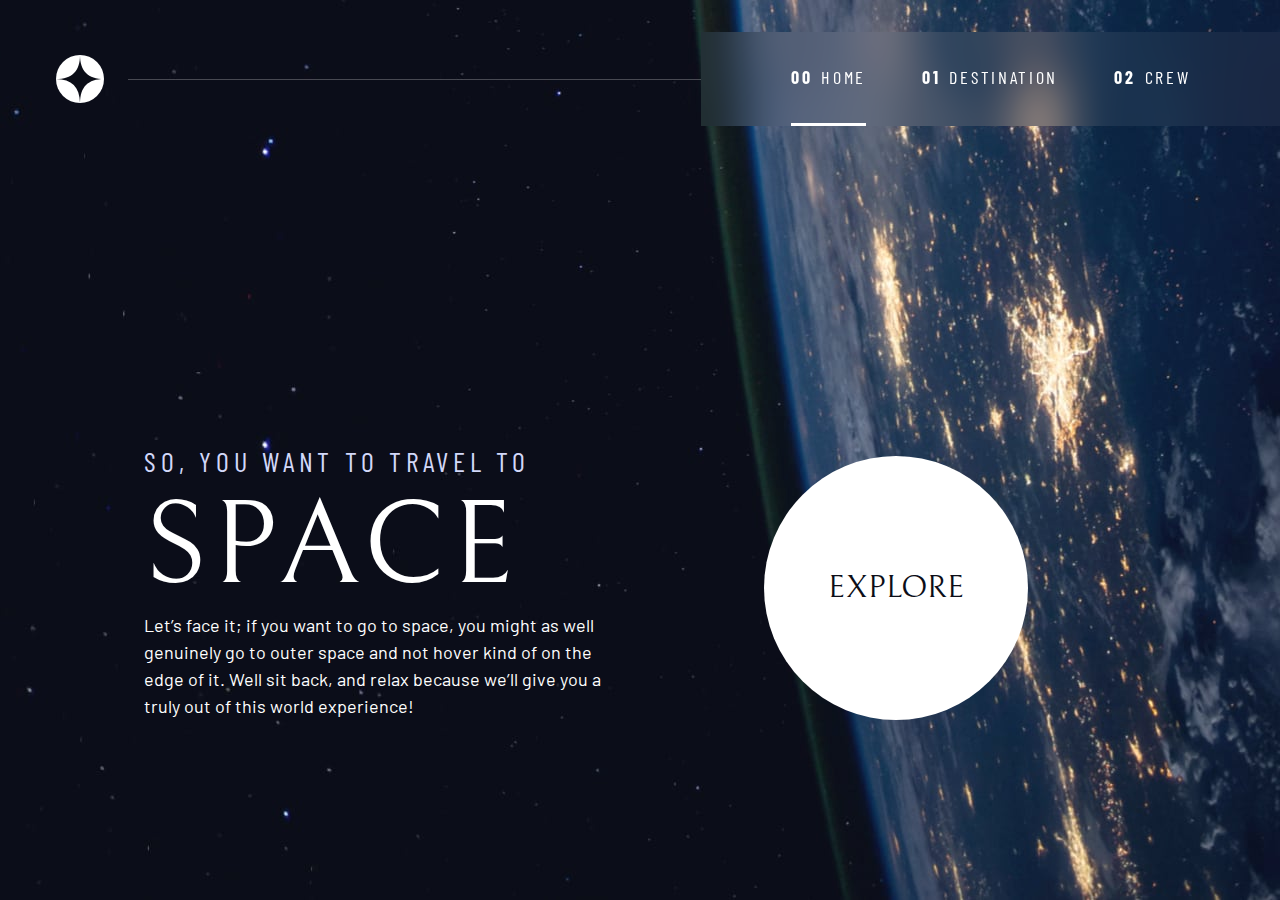
<file: index.html>
<!DOCTYPE html>
<html lang="en">
  <head>
    <meta charset="UTF-8" />
    <meta name="viewport" content="width=device-width, initial-scale=1.0" />

    <link
      rel="icon"
      type="image/png"
      sizes="32x32"
      href="./assets/favicon-32x32.png"
    />
    <!-- Google fonts -->
    <link rel="preconnect" href="https://fonts.googleapis.com" />
    <link rel="preconnect" href="https://fonts.gstatic.com" crossorigin />
    <link
      href="https://fonts.googleapis.com/css2?family=Barlow+Condensed:wght@400;700&family=Bellefair&family=Barlow:wght@400;700&display=swap"
      rel="stylesheet"
    />

    <!-- Our custom CSS -->
    <link rel="stylesheet" href="index.css" />
    <title>Frontend Mentor | Space tourism website</title>
  </head>
  <body class="home">
    <a class="skip-to-content" href="#main">Skip to content</a>
    <header class="primary-header flex">
      <div>
        <img
          src="./assets/shared/logo.svg"
          alt="space tourism logo"
          class="logo"
        />
      </div>
      <button class="mobile-nav-toggle" aria-controls="primary-navigation">
        <span class="sr-only" aria-expanded="false">Menu</span>
      </button>
      <nav>
        <ul
          id="primary-navigation"
          class="primary-navigation underline-indicators flex"
        >
          <li class="active">
            <a
              class="ff-sans-cond uppercase text-white letter-spacing-2"
              href="index.html"
              ><span aria-hidden="true">00</span>Home</a
            >
          </li>
          <li>
            <a
              class="ff-sans-cond uppercase text-white letter-spacing-2"
              href="destination.html"
              ><span aria-hidden="true">01</span>Destination</a
            >
          </li>
          <li>
            <a
              class="ff-sans-cond uppercase text-white letter-spacing-2"
              href="crew.html"
              ><span aria-hidden="true">02</span>Crew</a
            >
          </li>
          
        </ul>
      </nav>
    </header>

    <main id="main" class="grid-container grid-container--home">
      <div>
        <h1 class="text-accent fs-500 ff-sans-cond uppercase letter-spacing-1">
          So, you want to travel to
          <span class="d-block fs-900 ff-serif text-white">Space</span>
        </h1>

        <p>
          Let’s face it; if you want to go to space, you might as well genuinely
          go to outer space and not hover kind of on the edge of it. Well sit
          back, and relax because we’ll give you a truly out of this world
          experience!
        </p>
      </div>
      <div>
        <a href="destination.html" class="large-button uppercase ff-serif text-dark bg-white"
          >Explore</a
        >
      </div>
    </main>
    <script src="index.js"></script>
  </body>
</html>
</file>
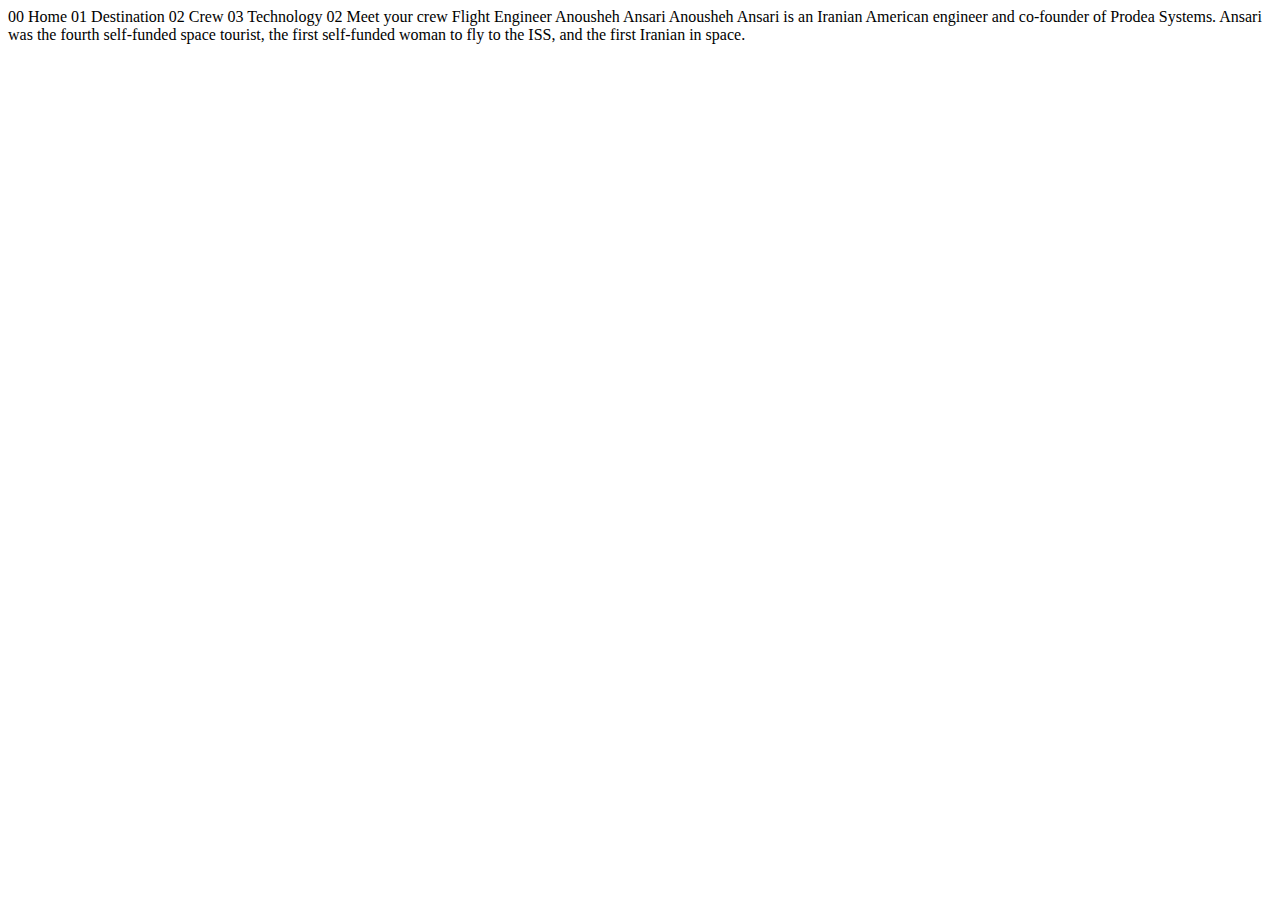
<file: crew-engineer.html>
<!DOCTYPE html>
<html lang="en">
<head>
  <meta charset="UTF-8">
  <meta name="viewport" content="width=device-width, initial-scale=1.0">

  <link rel="icon" type="image/png" sizes="32x32" href="./assets/favicon-32x32.png">
  
  <title>Frontend Mentor | Space tourism website</title>
</head>
<body>

  00 Home
  01 Destination
  02 Crew
  03 Technology

  02 Meet your crew

  Flight Engineer
  Anousheh Ansari

  Anousheh Ansari is an Iranian American engineer and co-founder of Prodea Systems. 
  Ansari was the fourth self-funded space tourist, the first self-funded woman to 
  fly to the ISS, and the first Iranian in space. 
</body>
</html>
</file>
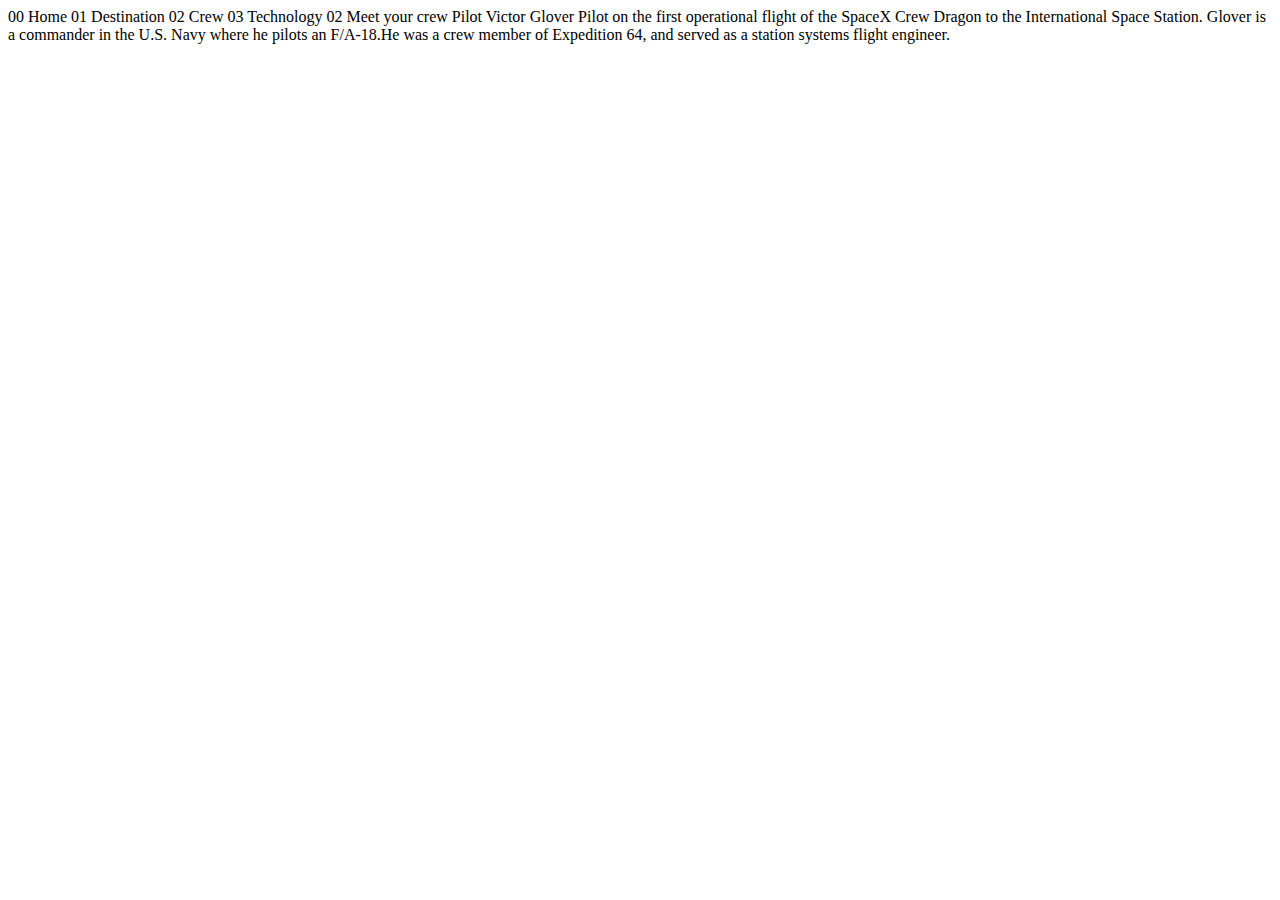
<file: crew-pilot.html>
<!DOCTYPE html>
<html lang="en">
<head>
  <meta charset="UTF-8">
  <meta name="viewport" content="width=device-width, initial-scale=1.0">

  <link rel="icon" type="image/png" sizes="32x32" href="./assets/favicon-32x32.png">
  
  <title>Frontend Mentor | Space tourism website</title>
</head>
<body>

  00 Home
  01 Destination
  02 Crew
  03 Technology

  02 Meet your crew

  Pilot
  Victor Glover

  Pilot on the first operational flight of the SpaceX Crew Dragon to the 
  International Space Station. Glover is a commander in the U.S. Navy where 
  he pilots an F/A-18.He was a crew member of Expedition 64, and served as a 
  station systems flight engineer. 
</body>
</html>
</file>
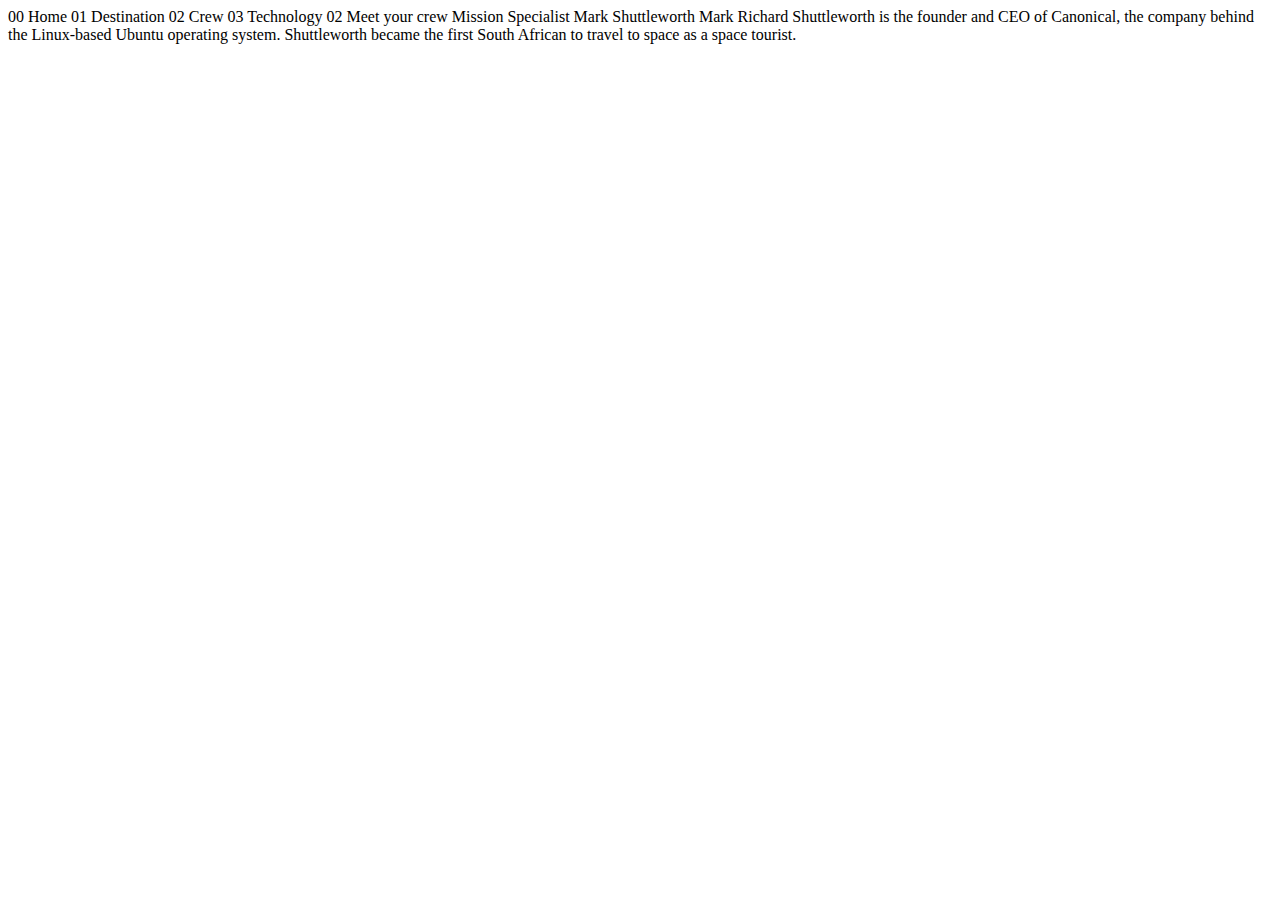
<file: crew-specialist.html>
<!DOCTYPE html>
<html lang="en">
<head>
  <meta charset="UTF-8">
  <meta name="viewport" content="width=device-width, initial-scale=1.0">

  <link rel="icon" type="image/png" sizes="32x32" href="./assets/favicon-32x32.png">
  
  <title>Frontend Mentor | Space tourism website</title>
</head>
<body>

  00 Home
  01 Destination
  02 Crew
  03 Technology

  02 Meet your crew

  Mission Specialist
  Mark Shuttleworth

  Mark Richard Shuttleworth is the founder and CEO of Canonical, the company behind 
  the Linux-based Ubuntu operating system. Shuttleworth became the first South 
  African to travel to space as a space tourist.
</body>
</html>
</file>
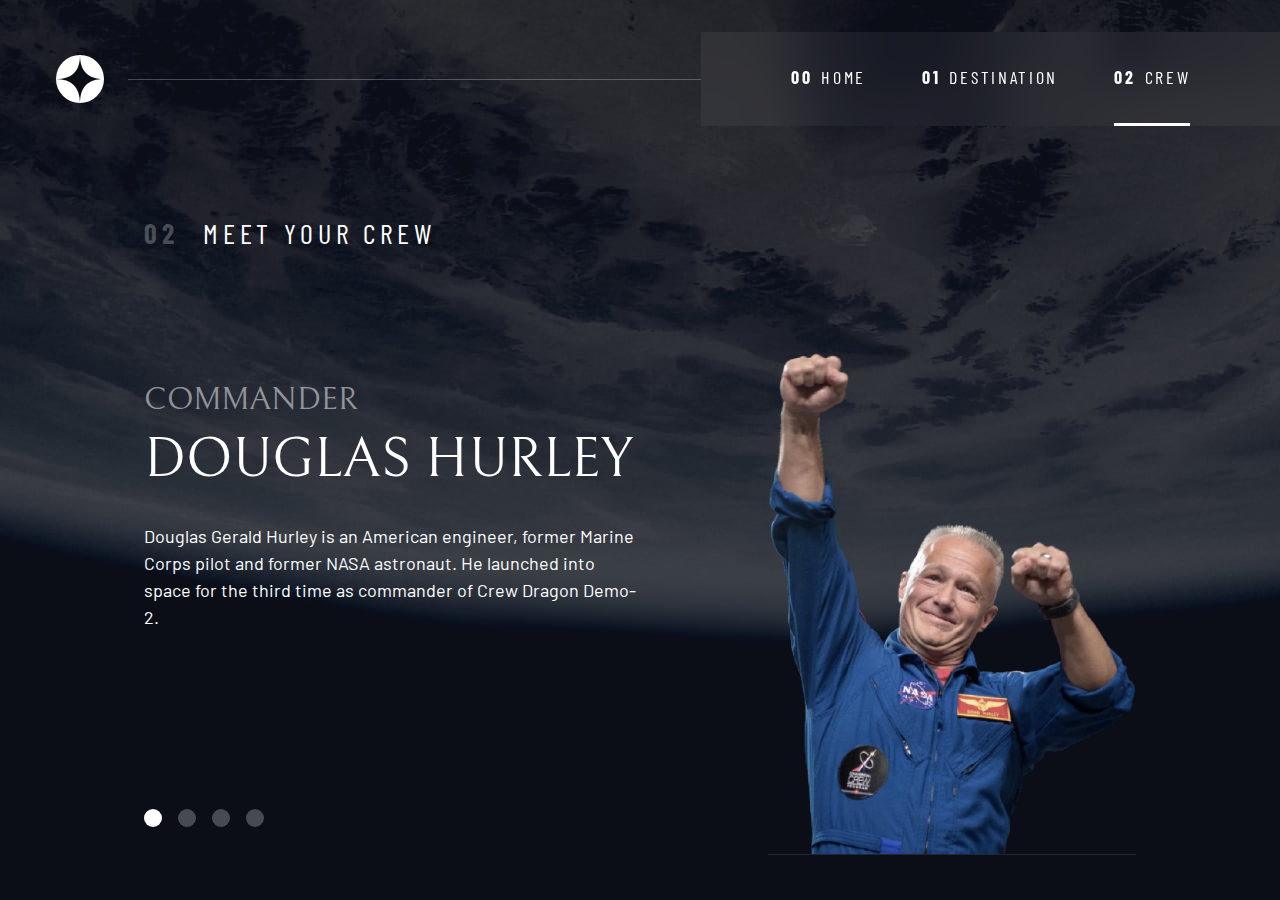
<file: crew.html>
<!DOCTYPE html>
<html lang="en">
  <head>
    <meta charset="UTF-8" />
    <meta name="viewport" content="width=device-width, initial-scale=1.0" />

    <link
      rel="icon"
      type="image/png"
      sizes="32x32"
      href="./assets/favicon-32x32.png"
    />
    <!-- Google fonts -->
    <link rel="preconnect" href="https://fonts.googleapis.com" />
    <link rel="preconnect" href="https://fonts.gstatic.com" crossorigin />
    <link
      href="https://fonts.googleapis.com/css2?family=Barlow+Condensed:wght@400;700&family=Bellefair&family=Barlow:wght@400;700&display=swap"
      rel="stylesheet"
    />

    <!-- Our custom CSS -->
    <link rel="stylesheet" href="index.css" />
    <title>Frontend Mentor | Space tourism website</title>
    <script src="navigation.js" defer></script>
    <script src="tabs.js" defer></script>
  </head>

  <body class="crew">
    <a class="skip-to-content" href="#main">Skip to content</a>
    <header class="primary-header flex">
      <div>
        <img
          src="./assets/shared/logo.svg"
          alt="space tourism logo"
          class="logo"
        />
      </div>
      <button class="mobile-nav-toggle" aria-controls="primary-navigation">
        <span class="sr-only" aria-expanded="false">Menu</span>
      </button>
      <nav>
        <ul
          id="primary-navigation"
          data-visible="false"
          class="primary-navigation underline-indicators flex"
        >
          <li >
            <a
              class="ff-sans-cond uppercase text-white letter-spacing-2"
              href="index.html"
              ><span aria-hidden="true">00</span>Home</a
            >
          </li>
          <li>
            <a
              class="ff-sans-cond uppercase text-white letter-spacing-2"
              href="destination.html"
              ><span aria-hidden="true">01</span>Destination</a
            >
          </li>
          <li class="active">
            <a
              class="ff-sans-cond uppercase text-white letter-spacing-2"
              href="crew.html"
              ><span aria-hidden="true">02</span>Crew</a
            >
          </li>
        </ul>
      </nav>
    </header>

    <main id="main" class="grid-container grid-container--crew flow">
      <h1 class="numbered-title">
        <span aria-hidden="true">02</span> Meet your crew
      </h1>

      <div
        class="dot-indicators flex"
        role="tablist"
        aria-label="crew member list"
      >
        <button
          aria-selected="true"
          aria-controls="commander-tab"
          role="tab"
          data-image="commander-image"
          tabindex="0"
        >
          <span class="sr-only">The commander</span>
        </button>
        <button
          aria-selected="false"
          aria-controls="mission-tab"
          role="tab"
          data-image="mission-image"
          tabindex="-1"
        >
          <span class="sr-only">The mission specialist</span>
        </button>
        <button
          aria-selected="false"
          aria-controls="pilot-tab"
          role="tab"
          data-image="pilot-image"
          tabindex="-1"
        >
          <span class="sr-only">The pilot</span>
        </button>
        <button
          aria-selected="false"
          aria-controls="crew-tab"
          role="tab"
          data-image="crew-image"
          tabindex="-1"
        >
          <span class="sr-only">The crew engineer</span>
        </button>
      </div>

      <!-- commander -->
      <article
        class="crew-details flow"
        id="commander-tab"
        role="tabpanel"
        tabindex="0"
      >
        <header class="flow flow--space-small">
          <h2 class="fs-600 ff-serif uppercase">Commander</h2>
          <p class="fs-700 uppercase ff-serif">Douglas Hurley</p>
        </header>
        <p>
          Douglas Gerald Hurley is an American engineer, former Marine Corps
          pilot and former NASA astronaut. He launched into space for the third
          time as commander of Crew Dragon Demo-2.
        </p>
      </article>

      <!-- mission specialist -->
      <article
        hidden
        class="crew-details flow"
        id="mission-tab"
        role="tabpanel"
        tabindex="0"
      >
        <header class="flow flow--space-small">
          <h2 class="fs-600 ff-serif uppercase">Mission Specialist</h2>
          <p class="fs-700 uppercase ff-serif">Mark SHuttleworth</p>
        </header>
        <p>
          Mark Richard Shuttleworth is the founder and CEO of Canonical, the
          company behind the Linux-based Ubuntu operating system. Shuttleworth
          became the first South African to travel to space as a space tourist.
        </p>
      </article>

      <!-- pilot -->
      <article
        hidden
        class="crew-details flow"
        id="pilot-tab"
        role="tabpanel"
        tabindex="0"
      >
        <header class="flow flow--space-small">
          <h2 class="fs-600 ff-serif uppercase">Pilot</h2>
          <p class="fs-700 uppercase ff-serif">Victor Glover</p>
        </header>
        <p>
          Pilot on the first operational flight of the SpaceX Crew Dragon to the
          International Space Station. Glover is a commander in the U.S. Navy
          where he pilots an F/A-18.He was a crew member of Expedition 64, and
          served as a station systems flight engineer.
        </p>
      </article>

      <!-- engineer -->
      <article
        hidden
        class="crew-details flow"
        id="crew-tab"
        role="tabpanel"
        tabindex="0"
      >
        <header class="flow flow--space-small">
          <h2 class="fs-600 ff-serif uppercase">Flight Engineer</h2>
          <p class="fs-700 uppercase ff-serif">Anousheh Ansari</p>
        </header>
        <p>
          Anousheh Ansari is an Iranian American engineer and co-founder of
          Prodea Systems. Ansari was the fourth self-funded space tourist, the
          first self-funded woman to fly to the ISS, and the first Iranian in
          space.
        </p>
      </article>

      <picture id="commander-image">
        <source
          srcset="assets/crew/image-douglas-hurley.webp"
          type="image/webp"
        />
        <img src="assets/crew/image-douglas-hurley.png" alt="Douglas Hurley" />
      </picture>
      <picture hidden id="mission-image">
        <source
          srcset="assets/crew/image-mark-shuttleworth.webp"
          type="image/webp"
        />
        <img
          src="assets/crew/image-mark-shuttleworth.png"
          alt="Douglas Hurley"
        />
      </picture>
      <picture hidden id="pilot-image">
        <source
          srcset="assets/crew/image-victor-glover.webp"
          type="image/webp"
        />
        <img src="assets/crew/image-victor-glover.png" alt="Douglas Hurley" />
      </picture>
      <picture hidden id="crew-image">
        <source
          srcset="assets/crew/image-anousheh-ansari.webp"
          type="image/webp"
        />
        <img src="assets/crew/image-anousheh-ansari.png" alt="Douglas Hurley" />
      </picture>
    </main>
  </body>
</html>
</file>
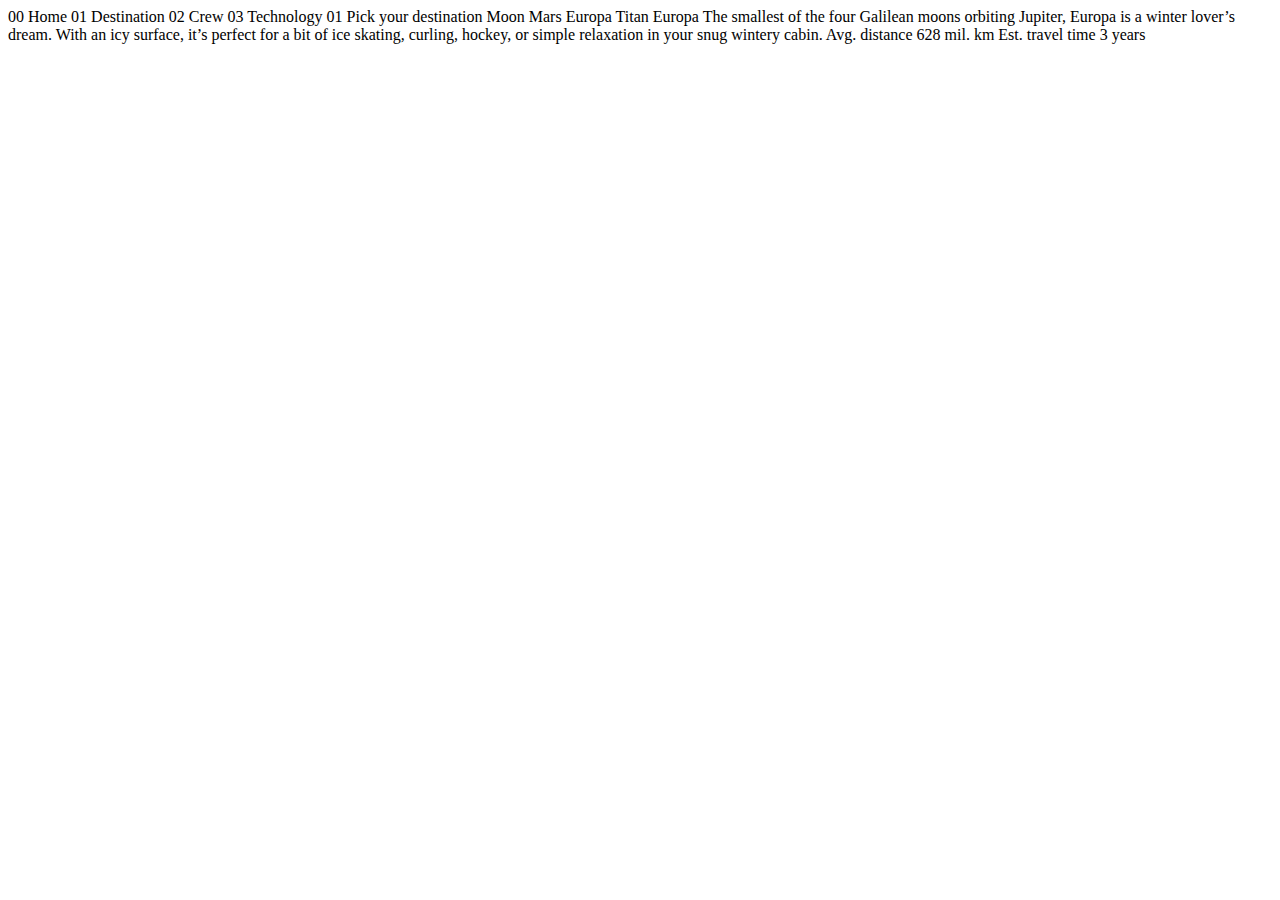
<file: destination-europa.html>
<!DOCTYPE html>
<html lang="en">
<head>
  <meta charset="UTF-8">
  <meta name="viewport" content="width=device-width, initial-scale=1.0">

  <link rel="icon" type="image/png" sizes="32x32" href="./assets/favicon-32x32.png">
  
  <title>Frontend Mentor | Space tourism website</title>
</head>
<body>

  00 Home
  01 Destination
  02 Crew
  03 Technology

  01 Pick your destination

  Moon
  Mars
  Europa
  Titan

  Europa

  The smallest of the four Galilean moons orbiting Jupiter, Europa is a 
  winter lover’s dream. With an icy surface, it’s perfect for a bit of 
  ice skating, curling, hockey, or simple relaxation in your snug 
  wintery cabin.

  Avg. distance
  628 mil. km

  Est. travel time
  3 years
</body>
</html>
</file>
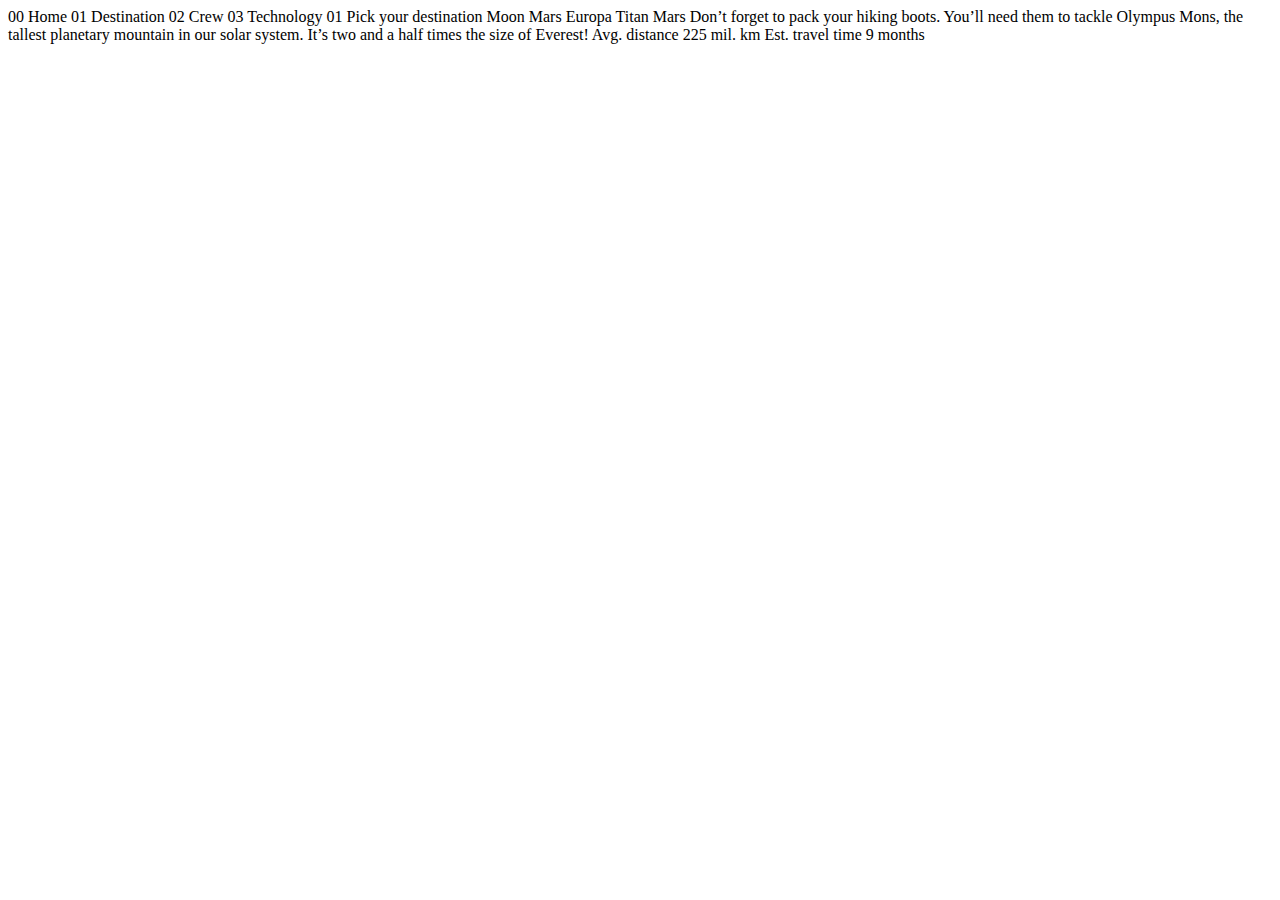
<file: destination-mars.html>
<!DOCTYPE html>
<html lang="en">
<head>
  <meta charset="UTF-8">
  <meta name="viewport" content="width=device-width, initial-scale=1.0">

  <link rel="icon" type="image/png" sizes="32x32" href="./assets/favicon-32x32.png">
  
  <title>Frontend Mentor | Space tourism website</title>
</head>
<body>

  00 Home
  01 Destination
  02 Crew
  03 Technology

  01 Pick your destination

  Moon
  Mars
  Europa
  Titan

  Mars

  Don’t forget to pack your hiking boots. You’ll need them to tackle Olympus Mons, 
  the tallest planetary mountain in our solar system. It’s two and a half times 
  the size of Everest!

  Avg. distance
  225 mil. km

  Est. travel time
  9 months
</body>
</html>
</file>
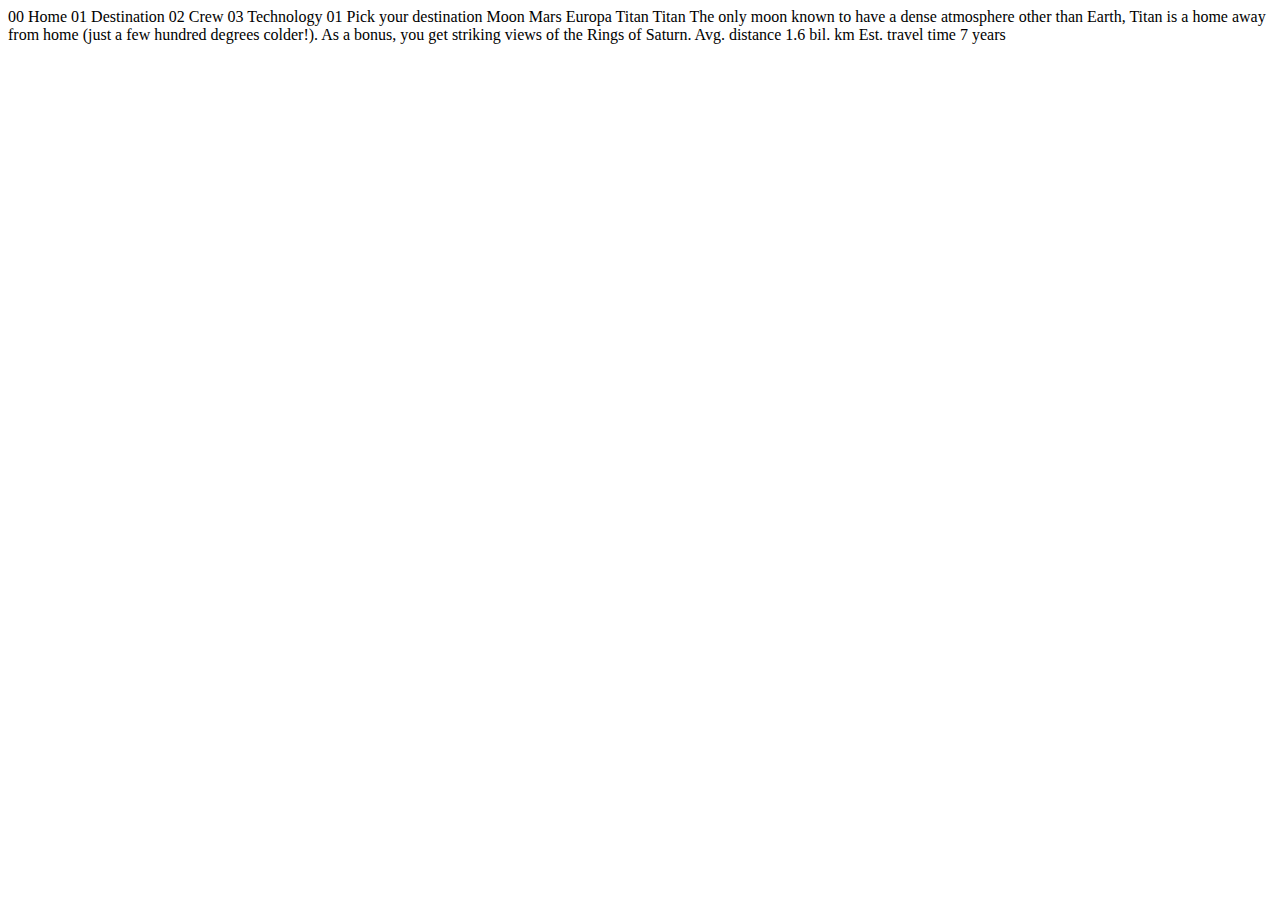
<file: destination-titan.html>
<!DOCTYPE html>
<html lang="en">
<head>
  <meta charset="UTF-8">
  <meta name="viewport" content="width=device-width, initial-scale=1.0">

  <link rel="icon" type="image/png" sizes="32x32" href="./assets/favicon-32x32.png">
  
  <title>Frontend Mentor | Space tourism website</title>
</head>
<body>

  00 Home
  01 Destination
  02 Crew
  03 Technology

  01 Pick your destination

  Moon
  Mars
  Europa
  Titan

  Titan

  The only moon known to have a dense atmosphere other than Earth, Titan 
  is a home away from home (just a few hundred degrees colder!). As a 
  bonus, you get striking views of the Rings of Saturn.

  Avg. distance
  1.6 bil. km

  Est. travel time
  7 years
</body>
</html>
</file>
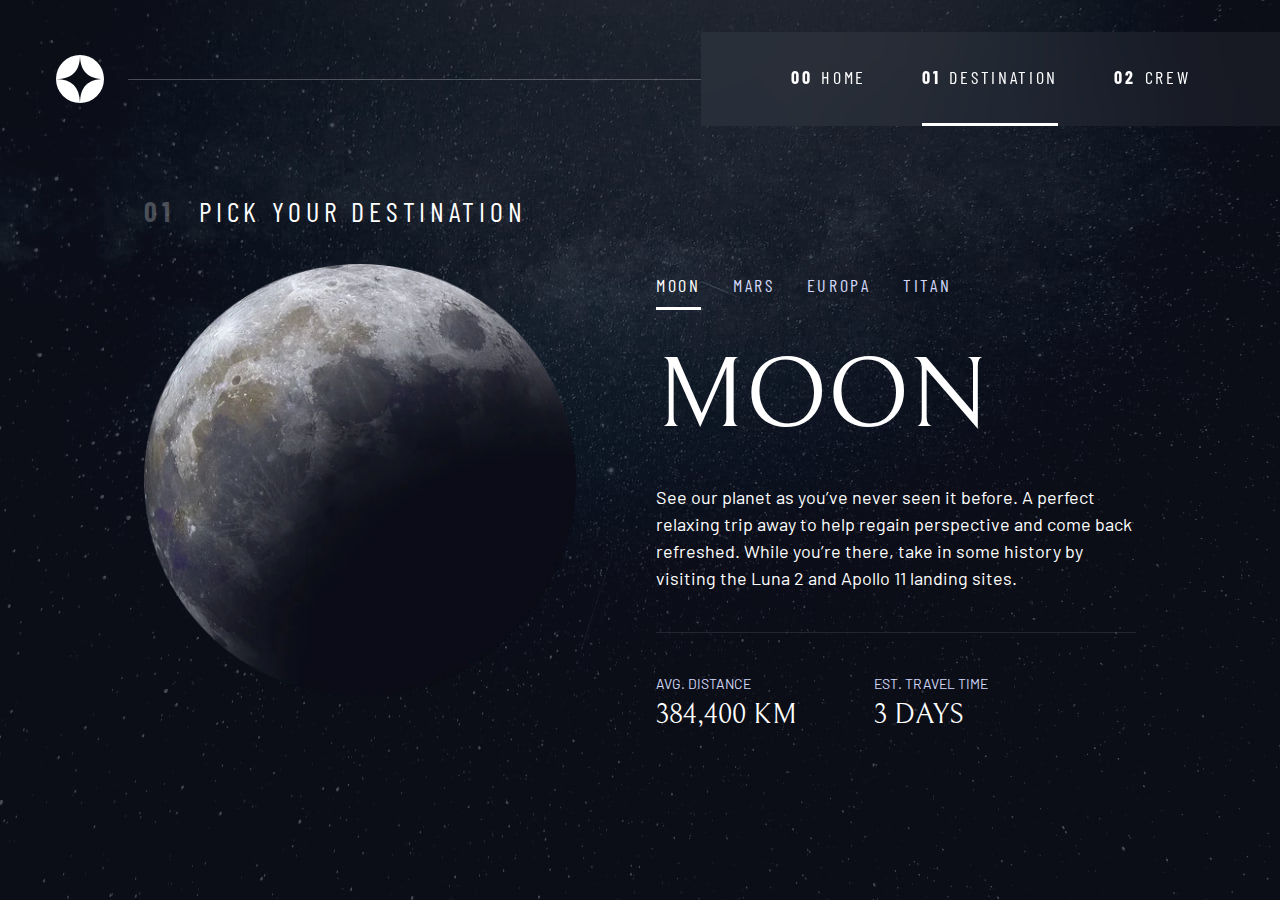
<file: destination.html>
<!DOCTYPE html>
<html lang="en">
  <head>
    <meta charset="UTF-8" />
    <meta name="viewport" content="width=device-width, initial-scale=1.0" />

    <link
      rel="icon"
      type="image/png"
      sizes="32x32"
      href="./assets/favicon-32x32.png"
    />
    <!-- Google fonts -->
    <link rel="preconnect" href="https://fonts.googleapis.com" />
    <link rel="preconnect" href="https://fonts.gstatic.com" crossorigin />
    <link
      href="https://fonts.googleapis.com/css2?family=Barlow+Condensed:wght@400;700&family=Bellefair&family=Barlow:wght@400;700&display=swap"
      rel="stylesheet"
    />

    <!-- Our custom CSS -->
    <link rel="stylesheet" href="index.css" />
    <title>Frontend Mentor | Space tourism website</title>
    <script src="navigation.js" defer></script>
    <script src="tabs.js" defer></script>
  </head>

  <body class="destination">
    <a class="skip-to-content" href="#main">Skip to content</a>
    <header class="primary-header flex">
      <div>
        <img
          src="./assets/shared/logo.svg"
          alt="space tourism logo"
          class="logo"
        />
      </div>
      <button class="mobile-nav-toggle" aria-controls="primary-navigation">
        <span class="sr-only" aria-expanded="false">Menu</span>
      </button>
      <nav>
        <ul
          id="primary-navigation"
          data-visible="false"
          class="primary-navigation underline-indicators flex"
        >
          <li >
            <a
              class="ff-sans-cond uppercase text-white letter-spacing-2"
              href="index.html"
              ><span aria-hidden="true">00</span>Home</a
            >
          </li>
          <li class="active">
            <a
              class="ff-sans-cond uppercase text-white letter-spacing-2"
              href="destination.html"
              ><span aria-hidden="true">01</span>Destination</a
            >
          </li>
          <li>
            <a
              class="ff-sans-cond uppercase text-white letter-spacing-2"
              href="crew.html"
              ><span aria-hidden="true">02</span>Crew</a
            >
          </li>

        </ul>
      </nav>
    </header>

    <main id="main" class="grid-container grid-container--destination flow">
      <h1 class="numbered-title">
        <span aria-hidden="true">01</span> Pick your destination
      </h1>

      <picture id="moon-image">
        <source srcset="assets/destination/image-moon.webp" type="image/webp" />
        <img src="assets/destination/image-moon.png" alt="the moon" />
      </picture>
      <picture hidden id="mars-image">
        <source srcset="assets/destination/image-mars.webp" type="image/webp" />
        <img src="assets/destination/image-mars.png" alt="the planet mars" />
      </picture>
      <picture hidden id="europa-image">
        <source
          srcset="assets/destination/image-europa.webp"
          type="image/webp"
        />
        <img
          src="assets/destination/image-europa.png"
          alt="the planet europa"
        />
      </picture>
      <picture hidden id="titan-image">
        <source
          srcset="assets/destination/image-titan.webp"
          type="image/webp"
        />
        <img src="assets/destination/image-titan.png" alt="the moon titan" />
      </picture>

      <div
        class="tab-list underline-indicators flex"
        role="tablist"
        aria-label="destination list"
      >
        <button
          aria-selected="true"
          role="tab"
          aria-controls="moon-tab"
          class="uppercase ff-sans-cond text-accent letter-spacing-2"
          tabindex="0"
          data-image="moon-image"
        >
          Moon
        </button>
        <button
          aria-selected="false"
          role="tab"
          aria-controls="mars-tab"
          class="uppercase ff-sans-cond text-accent letter-spacing-2"
          tabindex="-1"
          data-image="mars-image"
        >
          Mars
        </button>
        <button
          aria-selected="false"
          role="tab"
          aria-controls="europa-tab"
          class="uppercase ff-sans-cond text-accent letter-spacing-2"
          tabindex="-1"
          data-image="europa-image"
        >
          Europa
        </button>
        <button
          aria-selected="false"
          role="tab"
          aria-controls="titan-tab"
          class="uppercase ff-sans-cond text-accent letter-spacing-2"
          tabindex="-1"
          data-image="titan-image"
        >
          Titan
        </button>
      </div>

      <!-- The moon -->
      <article
        class="destination-info flow"
        id="moon-tab"
        tabindex="0"
        role="tabpanel"
      >
        <h2 class="fs-800 uppercase ff-serif">Moon</h2>

        <p>
          See our planet as you’ve never seen it before. A perfect relaxing trip
          away to help regain perspective and come back refreshed. While you’re
          there, take in some history by visiting the Luna 2 and Apollo 11
          landing sites.
        </p>

        <div class="destination-meta flex">
          <div>
            <h3 class="text-accent fs-200 uppercase">Avg. distance</h3>
            <p class="ff-serif uppercase">384,400 km</p>
          </div>
          <div>
            <h3 class="text-accent fs-200 uppercase">Est. travel time</h3>
            <p class="ff-serif uppercase">3 days</p>
          </div>
        </div>
      </article>

      <!-- Mars -->
      <article
        hidden
        class="destination-info flow"
        id="mars-tab"
        tabindex="0"
        role="tabpanel"
      >
        <h2 class="fs-800 uppercase ff-serif">Mars</h2>

        <p>
          Don’t forget to pack your hiking boots. You’ll need them to tackle
          Olympus Mons, the tallest planetary mountain in our solar system. It’s
          two and a half times the size of Everest!
        </p>

        <div class="destination-meta flex">
          <div>
            <h3 class="text-accent fs-200 uppercase">Avg. distance</h3>
            <p class="ff-serif uppercase">225 mil. km</p>
          </div>
          <div>
            <h3 class="text-accent fs-200 uppercase">Est. travel time</h3>
            <p class="ff-serif uppercase">9 months</p>
          </div>
        </div>
      </article>

      <!-- Europa -->
      <article
        hidden
        class="destination-info flow"
        id="europa-tab"
        tabindex="0"
        role="tabpanel"
      >
        <h2 class="fs-800 uppercase ff-serif">Europa</h2>

        <p>
          The smallest of the four Galilean moons orbiting Jupiter, Europa is a
          winter lover’s dream. With an icy surface, it’s perfect for a bit of
          ice skating, curling, hockey, or simple relaxation in your snug
          wintery cabin.
        </p>
        <div class="destination-meta flex">
          <div>
            <h3 class="text-accent fs-200 uppercase">Avg. distance</h3>
            <p class="ff-serif uppercase">628 mil. km</p>
          </div>
          <div>
            <h3 class="text-accent fs-200 uppercase">Est. travel time</h3>
            <p class="ff-serif uppercase">3 years</p>
          </div>
        </div>
      </article>

      <!-- Titan -->
      <article
        hidden
        class="destination-info flow"
        id="titan-tab"
        tabindex="0"
        role="tabpanel"
      >
        <h2 class="fs-800 uppercase ff-serif">Titan</h2>

        <p>
          The only moon known to have a dense atmosphere other than Earth, Titan
          is a home away from home (just a few hundred degrees colder!). As a
          bonus, you get striking views of the Rings of Saturn.
        </p>

        <div class="destination-meta flex">
          <div>
            <h3 class="text-accent fs-200 uppercase">Avg. distance</h3>
            <p class="ff-serif uppercase">1.6 bil. km</p>
          </div>
          <div>
            <h3 class="text-accent fs-200 uppercase">Est. travel time</h3>
            <p class="ff-serif uppercase">7 years</p>
          </div>
        </div>
      </article>
    </main>

    <body></body>
  </body>
</html>
</file>
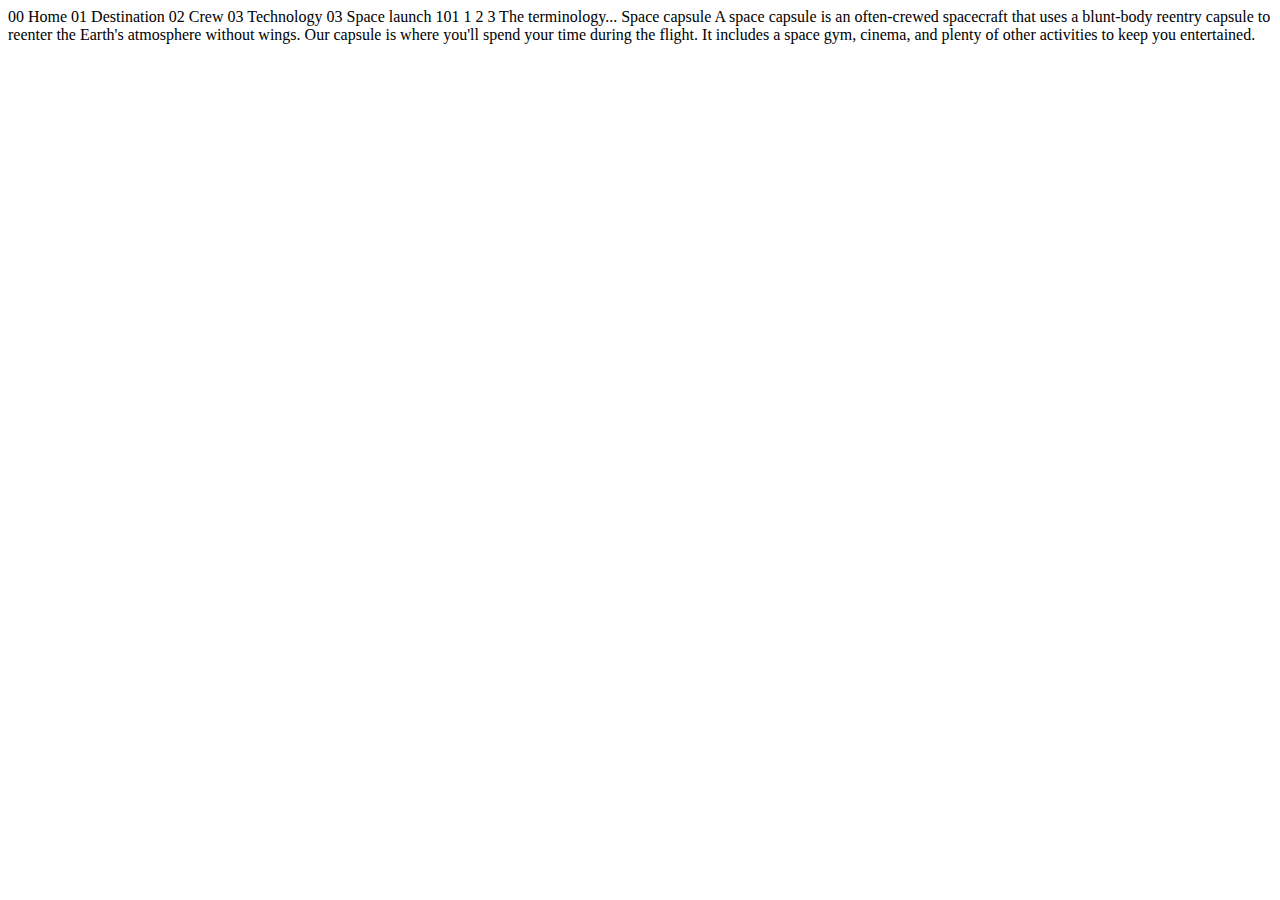
<file: technology-capsule.html>
<!DOCTYPE html>
<html lang="en">
<head>
  <meta charset="UTF-8">
  <meta name="viewport" content="width=device-width, initial-scale=1.0">

  <link rel="icon" type="image/png" sizes="32x32" href="./assets/favicon-32x32.png">
  
  <title>Frontend Mentor | Space tourism website</title>
</head>
<body>

  00 Home
  01 Destination
  02 Crew
  03 Technology

  03 Space launch 101

  1
  2
  3

  The terminology...
  Space capsule

  A space capsule is an often-crewed spacecraft that uses a blunt-body reentry 
  capsule to reenter the Earth's atmosphere without wings. Our capsule is where 
  you'll spend your time during the flight. It includes a space gym, cinema, 
  and plenty of other activities to keep you entertained.
</body>
</html>
</file>
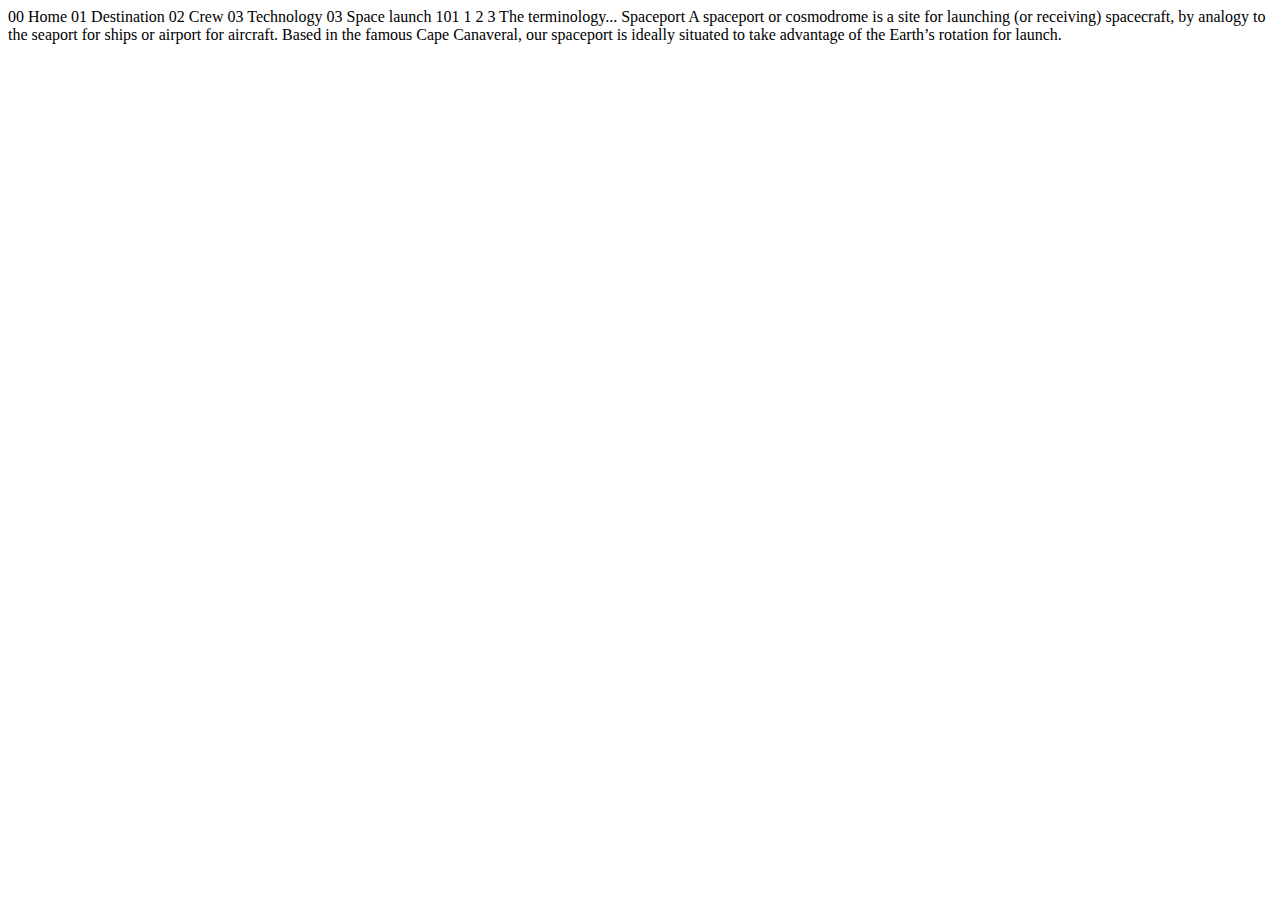
<file: technology-spaceport.html>
<!DOCTYPE html>
<html lang="en">
<head>
  <meta charset="UTF-8">
  <meta name="viewport" content="width=device-width, initial-scale=1.0">

  <link rel="icon" type="image/png" sizes="32x32" href="./assets/favicon-32x32.png">
  
  <title>Frontend Mentor | Space tourism website</title>
</head>
<body>

  00 Home
  01 Destination
  02 Crew
  03 Technology

  03 Space launch 101

  1
  2
  3

  The terminology...
  Spaceport

  A spaceport or cosmodrome is a site for launching (or receiving) spacecraft, 
  by analogy to the seaport for ships or airport for aircraft. Based in the 
  famous Cape Canaveral, our spaceport is ideally situated to take advantage 
  of the Earth’s rotation for launch.
</body>
</html>
</file>
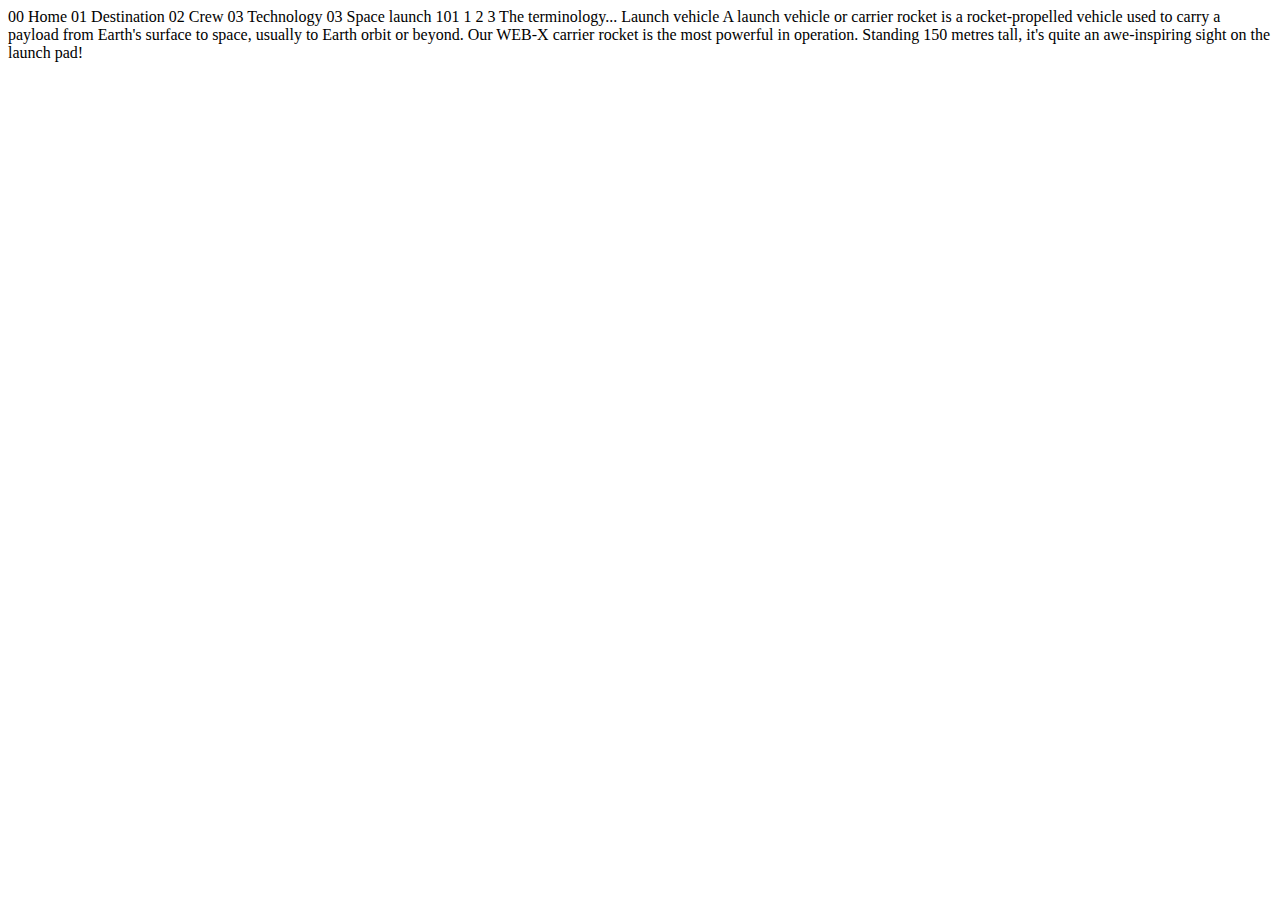
<file: technology-vehicle.html>
<!DOCTYPE html>
<html lang="en">
<head>
  <meta charset="UTF-8">
  <meta name="viewport" content="width=device-width, initial-scale=1.0">

  <link rel="icon" type="image/png" sizes="32x32" href="./assets/favicon-32x32.png">
  
  <title>Frontend Mentor | Space tourism website</title>
</head>
<body>

  00 Home
  01 Destination
  02 Crew
  03 Technology

  03 Space launch 101

  1
  2
  3

  The terminology...
  Launch vehicle

  A launch vehicle or carrier rocket is a rocket-propelled vehicle used to carry a 
  payload from Earth's surface to space, usually to Earth orbit or beyond. Our 
  WEB-X carrier rocket is the most powerful in operation. Standing 150 metres tall, 
  it's quite an awe-inspiring sight on the launch pad!
</body>
</html>
</file>
<file: index.css>
/* ------------------- */
/* Custom properties   */
/* ------------------- */

:root {
  /* colors */
  --clr-dark: 230 35% 7%;
  --clr-light: 231 77% 90%;
  --clr-white: 0 0% 100%;

  /* font-sizes */
  --fs-900: clamp(5rem, 8vw + 1rem, 9.375rem);
  --fs-800: 3.5rem;
  --fs-700: 1.5rem;
  --fs-600: 1rem;
  --fs-500: 1rem;
  --fs-400: 0.9375rem;
  --fs-300: 1rem;
  --fs-200: 0.875rem;

  /* font-families */
  --ff-serif: "Bellefair", serif;
  --ff-sans-cond: "Barlow Condensed", sans-serif;
  --ff-sans-normal: "Barlow", sans-serif;
}

@media (min-width: 35em) {
  :root {
    --fs-800: 5rem;
    --fs-700: 2.5rem;
    --fs-600: 1.5rem;
    --fs-500: 1.25rem;
    --fs-400: 1rem;
  }
}

@media (min-width: 45em) {
  :root {
    /* font-sizes */
    --fs-800: 6.25rem;
    --fs-700: 3.5rem;
    --fs-600: 2rem;
    --fs-500: 1.75rem;
    --fs-400: 1.125rem;
  }
}

/* ------------------- */
/* Reset               */
/* ------------------- */

/* https://piccalil.li/blog/a-modern-css-reset/ */

/* Box sizing */
*,
*::before,
*::after {
  box-sizing: border-box;
}

/* Reset margins */
body,
h1,
h2,
h3,
h4,
h5,
p,
figure,
picture {
  margin: 0;
}

h1,
h2,
h3,
h4,
h5,
h6,
p {
  font-weight: 400;
}

/* set up the body */
body {
  font-family: var(--ff-sans-normal);
  font-size: var(--fs-400);
  color: hsl(var(--clr-white));
  background-color: hsl(var(--clr-dark));
  line-height: 1.5;
  min-height: 100vh;

  display: grid;
  grid-template-rows: min-content 1fr;

  overflow-x: hidden;
}

/* make images easier to work with */
img,
picutre {
  max-width: 100%;
  display: block;
}

/* make form elements easier to work with */
input,
button,
textarea,
select {
  font: inherit;
}

/* remove animations for people who've turned them off */
@media (prefers-reduced-motion: reduce) {
  *,
  *::before,
  *::after {
    animation-duration: 0.01ms !important;
    animation-iteration-count: 1 !important;
    transition-duration: 0.01ms !important;
    scroll-behavior: auto !important;
  }
}

/* ------------------- */
/* Utility classes     */
/* ------------------- */

/* general */

.flex {
  display: flex;
  gap: var(--gap, 1rem);
}

.grid {
  display: grid;
  gap: var(--gap, 1rem);
}

.d-block {
  display: block;
}

.flow > *:where(:not(:first-child)) {
  margin-top: var(--flow-space, 1rem);
}

.flow--space-small {
  --flow-space: 0.75rem;
}

.container {
  padding-inline: 2em;
  margin-inline: auto;
  max-width: 80rem;
}

.sr-only {
  position: absolute;
  width: 1px;
  height: 1px;
  padding: 0;
  margin: -1px;
  overflow: hidden;
  clip: rect(0, 0, 0, 0);
  white-space: nowrap; /* added line */
  border: 0;
}

.skip-to-content {
  position: absolute;
  z-index: 9999;
  background: hsl(var(--clr-white));
  color: hsl(var(--clr-dark));
  padding: 0.5em 1em;
  margin-inline: auto;
  transform: translateY(-100%);
  transition: transform 250ms ease-in;
}

.skip-to-content:focus {
  transform: translateY(0);
}

/* colors */

.bg-dark {
  background-color: hsl(var(--clr-dark));
}
.bg-accent {
  background-color: hsl(var(--clr-light));
}
.bg-white {
  background-color: hsl(var(--clr-white));
}

.text-dark {
  color: hsl(var(--clr-dark));
}
.text-accent {
  color: hsl(var(--clr-light));
}
.text-white {
  color: hsl(var(--clr-white));
}

/* typography */

.ff-serif {
  font-family: var(--ff-serif);
}
.ff-sans-cond {
  font-family: var(--ff-sans-cond);
}
.ff-sans-normal {
  font-family: var(--ff-sans-normal);
}

.letter-spacing-1 {
  letter-spacing: 4.75px;
}
.letter-spacing-2 {
  letter-spacing: 2.7px;
}
.letter-spacing-3 {
  letter-spacing: 2.35px;
}

.uppercase {
  text-transform: uppercase;
}

.fs-900 {
  font-size: var(--fs-900);
}
.fs-800 {
  font-size: var(--fs-800);
}
.fs-700 {
  font-size: var(--fs-700);
}
.fs-600 {
  font-size: var(--fs-600);
}
.fs-500 {
  font-size: var(--fs-500);
}
.fs-400 {
  font-size: var(--fs-400);
}
.fs-300 {
  font-size: var(--fs-300);
}
.fs-200 {
  font-size: var(--fs-200);
}

.fs-900,
.fs-800,
.fs-700,
.fs-600 {
  line-height: 1.1;
}

.numbered-title {
  font-family: var(--ff-sans-cond);
  font-size: var(--fs-500);
  text-transform: uppercase;
  letter-spacing: 4.72px;
}

.numbered-title span {
  margin-right: 0.5em;
  font-weight: 700;
  color: hsl(var(--clr-white) / 0.25);
}

/* ------------------- */
/* Compontents         */
/* ------------------- */

.large-button {
  font-size: 2rem;
  position: relative;
  z-index: 1;
  display: inline-grid;
  place-items: center;
  padding: 0 2em;
  border-radius: 50%;
  aspect-ratio: 1;
  text-decoration: none;
}

.large-button::after {
  content: "";
  position: absolute;
  z-index: -1;
  width: 100%;
  height: 100%;
  background: hsl(var(--clr-white) / 0.1);
  border-radius: 50%;
  opacity: 0;
  transition: opacity 500ms linear, transform 750ms ease-in-out;
}

.large-button:hover::after,
.large-button:focus::after {
  opacity: 1;
  transform: scale(1.5);
}

/* primary-header */

.logo {
  margin: 1.5rem clamp(1.5rem, 5vw, 3.5rem);
}

.primary-header {
  justify-content: space-between;
  align-items: center;
}

.primary-navigation {
  --gap: clamp(1.5rem, 5vw, 3.5rem);
  --underline-gap: 2rem;
  list-style: none;
  padding: 0;
  margin: 0;
  background: hsl(var(--clr-dark) / 0.8);
}

@supports (backdrop-filter: blur(1.5rem)) {
  .primary-navigation {
    background: hsl(var(--clr-white) / 0.05);
    backdrop-filter: blur(1.5rem);
  }
}

.primary-navigation a {
  text-decoration: none;
}

.primary-navigation a > span {
  font-weight: 700;
  margin-right: 0.5em;
}

.mobile-nav-toggle {
  display: none;
}

@media (max-width: 35rem) {
  .primary-navigation {
    --underline-gap: 0.5rem;
    position: fixed;
    z-index: 1000;
    inset: 0 0 0 30%;
    list-style: none;
    padding: min(20rem, 15vh) 2rem;
    margin: 0;
    flex-direction: column;
    transform: translateX(100%);
    transition: transform 500ms ease-in-out;
  }

  .primary-navigation[data-visible="true"],
  .primary-navigation.open {
    transform: translateX(0);
  }

  .primary-navigation.underline-indicators > .active {
    border: 0;
  }

  .mobile-nav-toggle {
    display: block;
    position: absolute;
    z-index: 2000;
    right: 1rem;
    top: 2rem;
    background: transparent;
    background-image: url(./assets/shared/icon-hamburger.svg);
    background-repeat: no-repeat;
    background-position: center;
    width: 1.5rem;
    aspect-ratio: 1;
    border: 0;
  }

  .mobile-nav-toggle[aria-expanded="true"],
  .mobile-nav-toggle.open {
    background-image: url(./assets/shared/icon-close.svg);
  }

  .mobile-nav-toggle:focus-visible {
    outline: 5px solid white;
    outline-offset: 5px;
  }
}

@media (min-width: 35em) {
  .primary-navigation {
    padding-inline: clamp(3rem, 7vw, 7rem);
  }
}

@media (min-width: 35em) and (max-width: 44.999em) {
  .primary-navigation a > span {
    display: none;
  }
}

@media (min-width: 45em) {
  .primary-header::after {
    content: "";
    display: block;
    position: relative;
    height: 1px;
    width: 100%;
    margin-right: -2.5rem;
    background: hsl(var(--clr-white) / 0.25);
    order: 1;
  }

  nav {
    order: 2;
  }

  .primary-navigation {
    margin-block: 2rem;
  }
}

.underline-indicators > * {
  cursor: pointer;
  padding: var(--underline-gap, 0.5rem) 0;
  border: 0;
  border-bottom: 0.2rem solid hsl(var(--clr-white) / 0);
  background-color: transparent;
}

.underline-indicators > *:hover,
.underline-indicators > *:focus {
  border-color: hsl(var(--clr-white) / 0.5);
}

.underline-indicators > .active,
.underline-indicators > [aria-selected="true"] {
  color: hsl(var(--clr-white) / 1);
  border-color: hsl(var(--clr-white) / 1);
}

.tab-list {
  --gap: 2rem;
}

.dot-indicators > * {
  cursor: pointer;
  border: 0;
  border-radius: 50%;
  padding: 0.5em;
  background-color: hsl(var(--clr-white) / 0.25);
}

.dot-indicators > *:hover,
.dot-indicators > *:focus {
  background-color: hsl(var(--clr-white) / 0.5);
}

.dot-indicators > [aria-selected="true"] {
  background-color: hsl(var(--clr-white) / 1);
}

/* ----------------------------- */
/* Page specific background      */
/* ----------------------------- */
body {
  background-size: cover;
  background-position: bottom center;
}
/* home */
.home {
  background-image: url(./assets/home/background-home-mobile.jpg);
}

@media (min-width: 35rem) {
  .home {
    background-position: center center;
    background-image: url(./assets/home/background-home-tablet.jpg);
  }
}

@media (min-width: 45rem) {
  .home {
    background-image: url(./assets/home/background-home-desktop.jpg);
  }
}

/* destination */
.destination {
  background-image: url(./assets/destination/background-destination-mobile.jpg);
}

@media (min-width: 35rem) {
  .destination {
    background-position: center center;
    background-image: url(./assets/destination/background-destination-tablet.jpg);
  }
}

@media (min-width: 45rem) {
  .destination {
    background-image: url(./assets/destination/background-destination-desktop.jpg);
  }
}

/* crew */
.crew {
  background-image: url(./assets/crew/background-crew-mobile.jpg);
}

@media (min-width: 35rem) {
  .crew {
    background-position: center center;
    background-image: url(./assets/crew/background-crew-tablet.jpg);
  }
}

@media (min-width: 45rem) {
  .crew {
    background-image: url(./assets/crew/background-crew-desktop.jpg);
  }
}

/* ----------------------------- */
/* Layout                        */
/* ----------------------------- */

.grid-container {
  text-align: center;
  display: grid;
  place-items: center;
  padding-inline: 1rem;
  padding-bottom: 4rem;
}

.grid-container p:not([class]) {
  max-width: 50ch;
}

.numbered-title {
  grid-area: title;
}

/* destination layout */

.grid-container--destination {
  --flow-space: 2rem;
  grid-template-areas:
    "title"
    "image"
    "tabs"
    "content";
}

.grid-container--destination > picture {
  grid-area: image;
  max-width: 60%;
  align-self: start;
}

.grid-container--destination > .tab-list {
  grid-area: tabs;
}

.grid-container--destination > .destination-info {
  grid-area: content;
}

.destination-meta {
  flex-direction: column;
  border-top: 1px solid hsl(var(--clr-white) / 0.1);
  padding-top: 2.5rem;
  margin-top: 2.5rem;
}

.destination-meta p {
  font-size: 1.75rem;
}

/* crew layout */

.grid-container--crew {
  --flow-space: 2rem;
  grid-template-areas:
    "title"
    "image"
    "tabs"
    "content";
}

.grid-container--crew > picture {
  grid-area: image;
  max-width: 60%;
  border-bottom: 1px solid hsl(var(--clr-white) / 0.1);
}

.grid-container--crew > .dot-indicators {
  grid-area: tabs;
}

.grid-container--crew > .crew-details {
  grid-area: content;
}
.crew-details h2 {
  opacity: 0.5;
}

@media (min-width: 35em) {
  .numbered-title {
    justify-self: start;
    margin-top: 2rem;
  }

  .destination-meta {
    flex-direction: row;
    justify-content: space-evenly;
  }

  .grid-container--crew {
    padding-bottom: 0;
    grid-template-areas:
      "title"
      "content"
      "tabs"
      "image";
  }
}

@media (min-width: 45em) {
  .grid-container {
    text-align: left;
    column-gap: var(--container-gap, 2rem);
    grid-template-columns: minmax(1rem, 1fr) repeat(2, minmax(0, 30rem)) minmax(
        1rem,
        1fr
      );
  }

  .grid-container--home {
    padding-bottom: max(6rem, 20vh);
    align-items: end;
  }

  .grid-container--home > *:first-child {
    grid-column: 2;
  }

  .grid-container--home > *:last-child {
    grid-column: 3;
  }

  .grid-container--destination {
    justify-items: start;
    align-content: start;
    grid-template-areas:
      ". title title ."
      ". image tabs ."
      ". image content .";
  }

  .grid-container--destination > picture {
    max-width: 90%;
  }

  .destination-meta {
    --gap: min(6vw, 6rem);
    justify-content: start;
  }

  .grid-container--crew {
    grid-template-columns: minmax(1rem, 1fr) minmax(0, 37rem) minmax(0, 23rem) minmax(
        1rem,
        1fr
      );
    justify-items: start;
    grid-template-areas:
      ". title title ."
      ". content image ."
      ". tabs image .";
  }

  .grid-container--crew > picture {
    
    align-items: end;
    max-width: 100%;
  }
}
</file>
